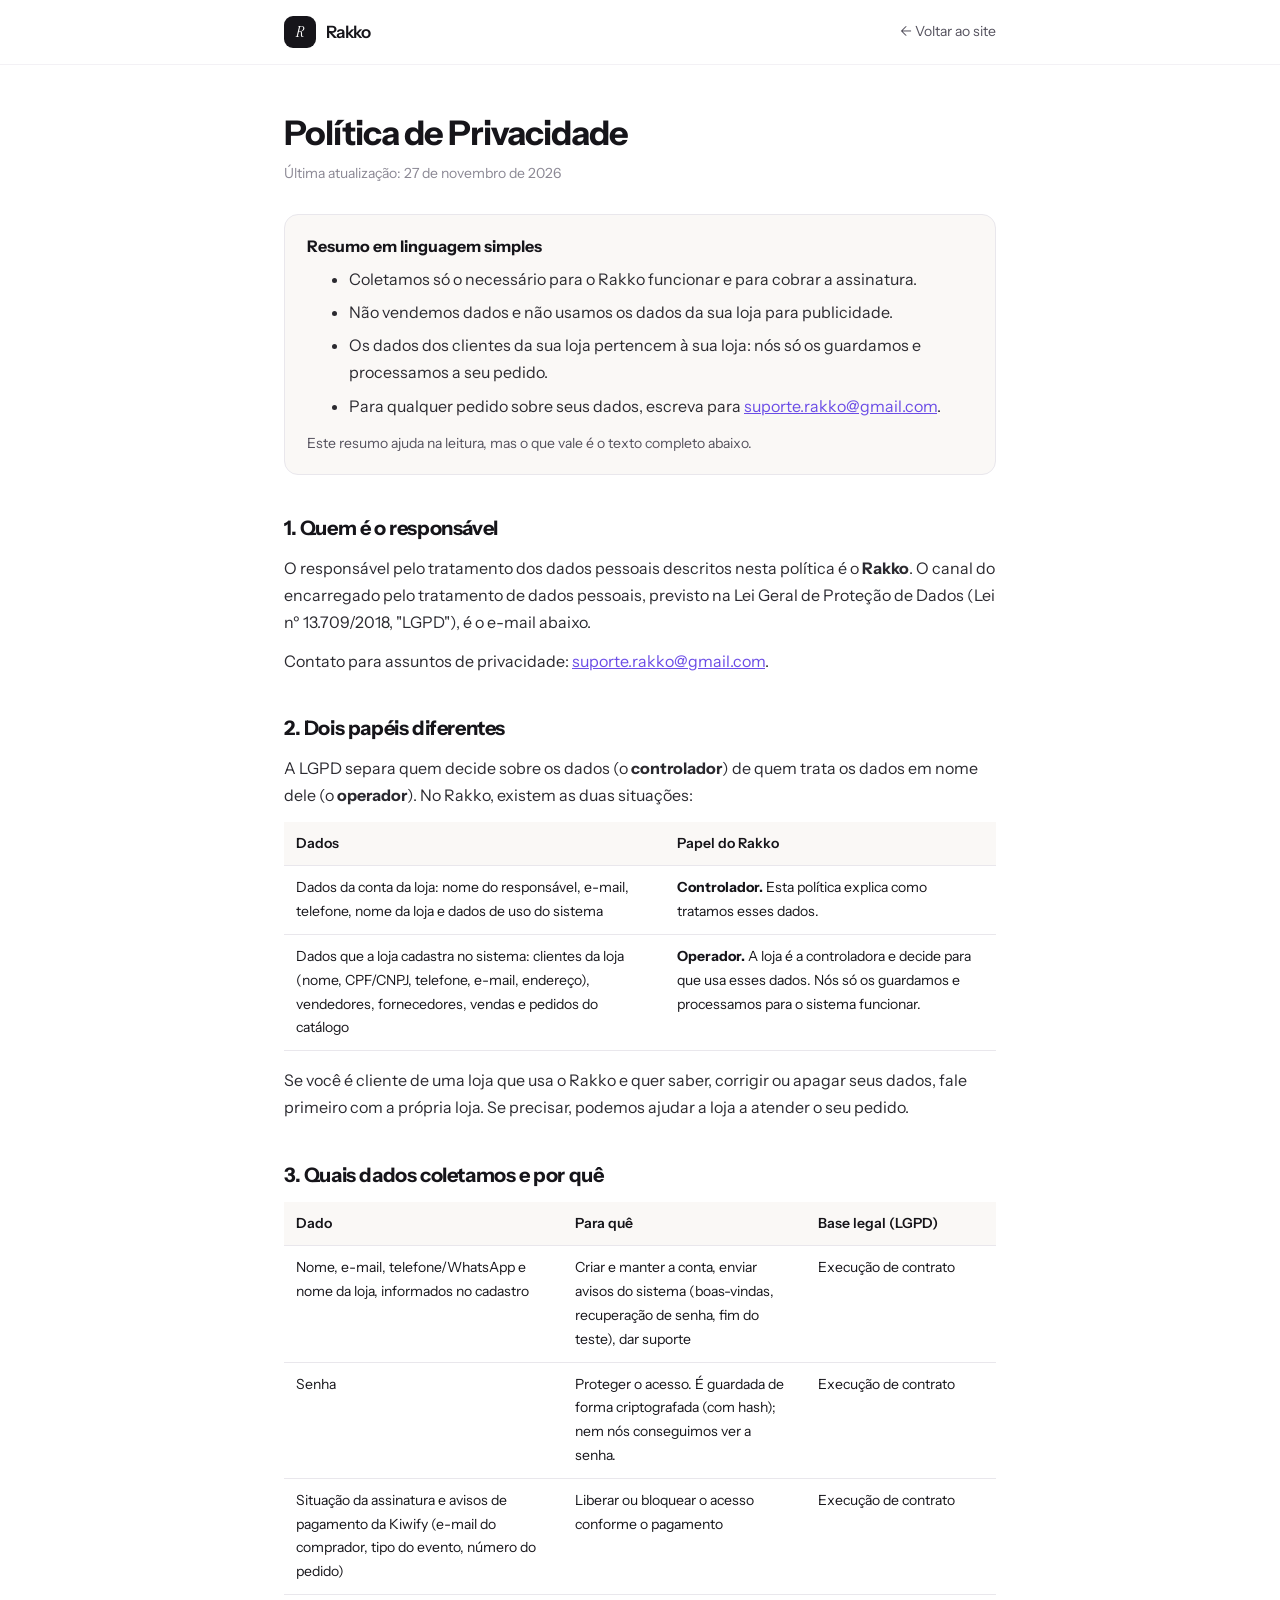
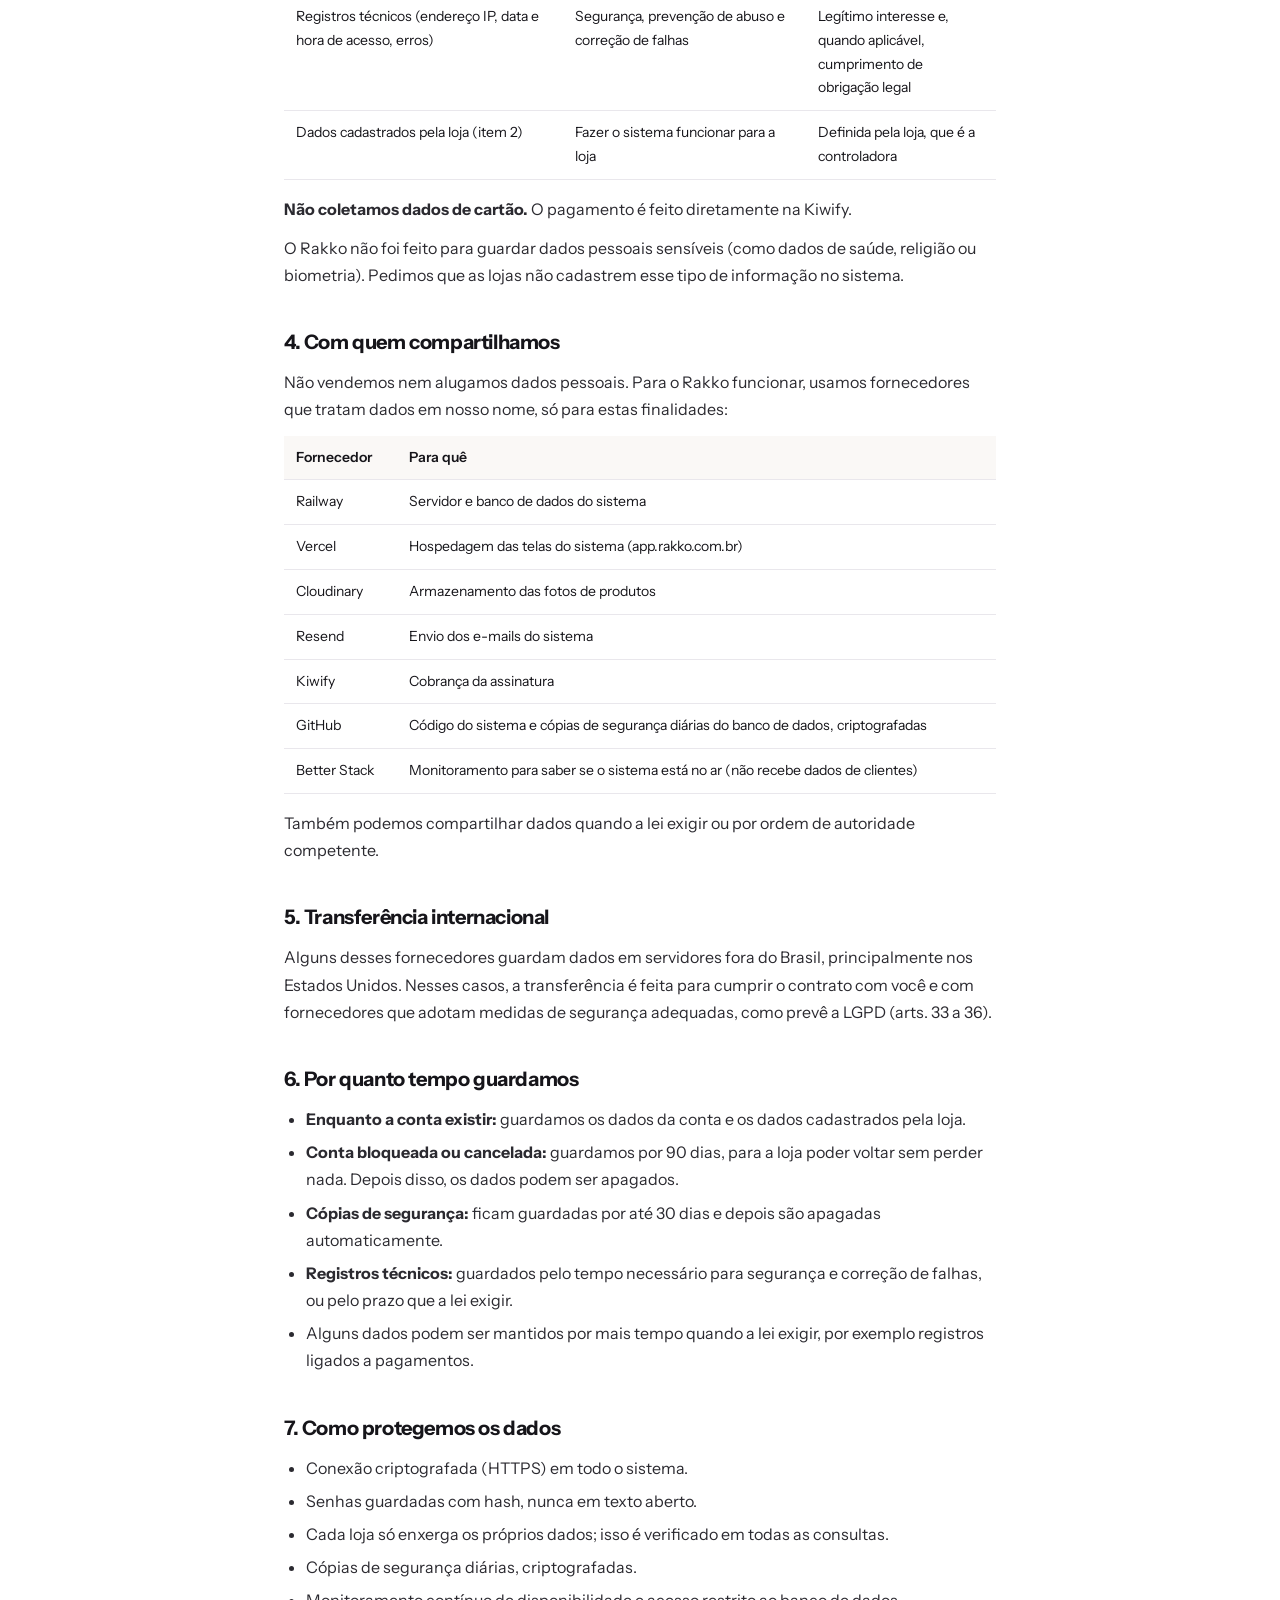
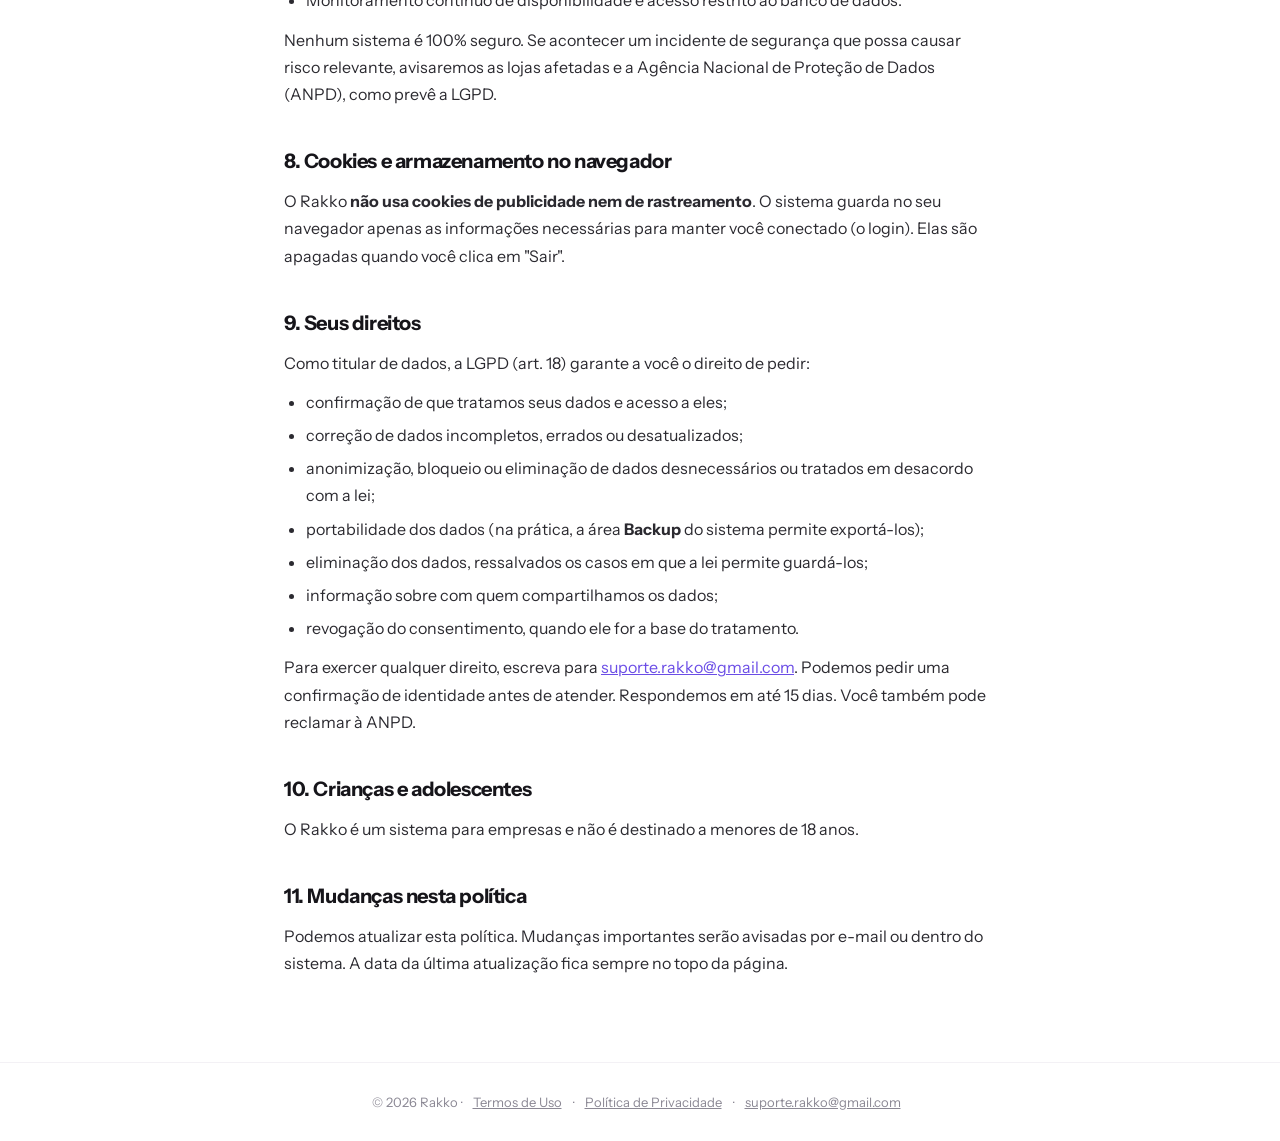
<file: privacidade.html>
<!DOCTYPE html>
<html lang="pt-BR">
<head>
<meta charset="UTF-8">
<meta name="viewport" content="width=device-width, initial-scale=1.0">
<title>Política de Privacidade — Rakko</title>
<meta name="description" content="Como o Rakko trata dados pessoais, conforme a LGPD.">
<link rel="icon" type="image/svg+xml" href="favicon.svg">
<link rel="preconnect" href="https://fonts.googleapis.com">
<link rel="preconnect" href="https://fonts.gstatic.com" crossorigin>
<link href="https://fonts.googleapis.com/css2?family=Instrument+Sans:wght@400;500;600;700&family=Instrument+Serif:ital@0;1&display=swap" rel="stylesheet">
<link rel="stylesheet" href="legal.css">
</head>
<body>
<nav class="nav"><div class="nav-inner">
  <a class="logo" href="/"><div class="logo-icon">R</div><span class="logo-name">Rakko</span></a>
  <a class="voltar" href="/">← Voltar ao site</a>
</div></nav>
<main class="wrap">
<h1>Política de Privacidade</h1>
<p class="atualizado">Última atualização: 27 de novembro de 2026</p>

<div class="resumo">
  <strong>Resumo em linguagem simples</strong>
  <ul>
    <li>Coletamos só o necessário para o Rakko funcionar e para cobrar a assinatura.</li>
    <li>Não vendemos dados e não usamos os dados da sua loja para publicidade.</li>
    <li>Os dados dos clientes da sua loja pertencem à sua loja: nós só os guardamos e processamos a seu pedido.</li>
    <li>Para qualquer pedido sobre seus dados, escreva para <a href="mailto:suporte.rakko@gmail.com">suporte.rakko@gmail.com</a>.</li>
  </ul>
  <p style="margin:8px 0 0;font-size:14px;color:#55525e">Este resumo ajuda na leitura, mas o que vale é o texto completo abaixo.</p>
</div>

<h2>1. Quem é o responsável</h2>
<p>O responsável pelo tratamento dos dados pessoais descritos nesta política é o <strong>Rakko</strong>. O canal do encarregado pelo tratamento de dados pessoais, previsto na Lei Geral de Proteção de Dados (Lei nº 13.709/2018, "LGPD"), é o e-mail abaixo.</p>
<p>Contato para assuntos de privacidade: <a href="mailto:suporte.rakko@gmail.com">suporte.rakko@gmail.com</a>.</p>

<h2>2. Dois papéis diferentes</h2>
<p>A LGPD separa quem decide sobre os dados (o <strong>controlador</strong>) de quem trata os dados em nome dele (o <strong>operador</strong>). No Rakko, existem as duas situações:</p>
<table>
  <tr><th>Dados</th><th>Papel do Rakko</th></tr>
  <tr><td>Dados da conta da loja: nome do responsável, e-mail, telefone, nome da loja e dados de uso do sistema</td><td><strong>Controlador.</strong> Esta política explica como tratamos esses dados.</td></tr>
  <tr><td>Dados que a loja cadastra no sistema: clientes da loja (nome, CPF/CNPJ, telefone, e-mail, endereço), vendedores, fornecedores, vendas e pedidos do catálogo</td><td><strong>Operador.</strong> A loja é a controladora e decide para que usa esses dados. Nós só os guardamos e processamos para o sistema funcionar.</td></tr>
</table>
<p>Se você é cliente de uma loja que usa o Rakko e quer saber, corrigir ou apagar seus dados, fale primeiro com a própria loja. Se precisar, podemos ajudar a loja a atender o seu pedido.</p>

<h2>3. Quais dados coletamos e por quê</h2>
<table>
  <tr><th>Dado</th><th>Para quê</th><th>Base legal (LGPD)</th></tr>
  <tr><td>Nome, e-mail, telefone/WhatsApp e nome da loja, informados no cadastro</td><td>Criar e manter a conta, enviar avisos do sistema (boas-vindas, recuperação de senha, fim do teste), dar suporte</td><td>Execução de contrato</td></tr>
  <tr><td>Senha</td><td>Proteger o acesso. É guardada de forma criptografada (com hash); nem nós conseguimos ver a senha.</td><td>Execução de contrato</td></tr>
  <tr><td>Situação da assinatura e avisos de pagamento da Kiwify (e-mail do comprador, tipo do evento, número do pedido)</td><td>Liberar ou bloquear o acesso conforme o pagamento</td><td>Execução de contrato</td></tr>
  <tr><td>Registros técnicos (endereço IP, data e hora de acesso, erros)</td><td>Segurança, prevenção de abuso e correção de falhas</td><td>Legítimo interesse e, quando aplicável, cumprimento de obrigação legal</td></tr>
  <tr><td>Dados cadastrados pela loja (item 2)</td><td>Fazer o sistema funcionar para a loja</td><td>Definida pela loja, que é a controladora</td></tr>
</table>
<p><strong>Não coletamos dados de cartão.</strong> O pagamento é feito diretamente na Kiwify.</p>
<p>O Rakko não foi feito para guardar dados pessoais sensíveis (como dados de saúde, religião ou biometria). Pedimos que as lojas não cadastrem esse tipo de informação no sistema.</p>

<h2>4. Com quem compartilhamos</h2>
<p>Não vendemos nem alugamos dados pessoais. Para o Rakko funcionar, usamos fornecedores que tratam dados em nosso nome, só para estas finalidades:</p>
<table>
  <tr><th>Fornecedor</th><th>Para quê</th></tr>
  <tr><td>Railway</td><td>Servidor e banco de dados do sistema</td></tr>
  <tr><td>Vercel</td><td>Hospedagem das telas do sistema (app.rakko.com.br)</td></tr>
  <tr><td>Cloudinary</td><td>Armazenamento das fotos de produtos</td></tr>
  <tr><td>Resend</td><td>Envio dos e-mails do sistema</td></tr>
  <tr><td>Kiwify</td><td>Cobrança da assinatura</td></tr>
  <tr><td>GitHub</td><td>Código do sistema e cópias de segurança diárias do banco de dados, criptografadas</td></tr>
  <tr><td>Better Stack</td><td>Monitoramento para saber se o sistema está no ar (não recebe dados de clientes)</td></tr>
</table>
<p>Também podemos compartilhar dados quando a lei exigir ou por ordem de autoridade competente.</p>

<h2>5. Transferência internacional</h2>
<p>Alguns desses fornecedores guardam dados em servidores fora do Brasil, principalmente nos Estados Unidos. Nesses casos, a transferência é feita para cumprir o contrato com você e com fornecedores que adotam medidas de segurança adequadas, como prevê a LGPD (arts. 33 a 36).</p>

<h2>6. Por quanto tempo guardamos</h2>
<ul>
  <li><strong>Enquanto a conta existir:</strong> guardamos os dados da conta e os dados cadastrados pela loja.</li>
  <li><strong>Conta bloqueada ou cancelada:</strong> guardamos por 90 dias, para a loja poder voltar sem perder nada. Depois disso, os dados podem ser apagados.</li>
  <li><strong>Cópias de segurança:</strong> ficam guardadas por até 30 dias e depois são apagadas automaticamente.</li>
  <li><strong>Registros técnicos:</strong> guardados pelo tempo necessário para segurança e correção de falhas, ou pelo prazo que a lei exigir.</li>
  <li>Alguns dados podem ser mantidos por mais tempo quando a lei exigir, por exemplo registros ligados a pagamentos.</li>
</ul>

<h2>7. Como protegemos os dados</h2>
<ul>
  <li>Conexão criptografada (HTTPS) em todo o sistema.</li>
  <li>Senhas guardadas com hash, nunca em texto aberto.</li>
  <li>Cada loja só enxerga os próprios dados; isso é verificado em todas as consultas.</li>
  <li>Cópias de segurança diárias, criptografadas.</li>
  <li>Monitoramento contínuo de disponibilidade e acesso restrito ao banco de dados.</li>
</ul>
<p>Nenhum sistema é 100% seguro. Se acontecer um incidente de segurança que possa causar risco relevante, avisaremos as lojas afetadas e a Agência Nacional de Proteção de Dados (ANPD), como prevê a LGPD.</p>

<h2>8. Cookies e armazenamento no navegador</h2>
<p>O Rakko <strong>não usa cookies de publicidade nem de rastreamento</strong>. O sistema guarda no seu navegador apenas as informações necessárias para manter você conectado (o login). Elas são apagadas quando você clica em "Sair".</p>

<h2>9. Seus direitos</h2>
<p>Como titular de dados, a LGPD (art. 18) garante a você o direito de pedir:</p>
<ul>
  <li>confirmação de que tratamos seus dados e acesso a eles;</li>
  <li>correção de dados incompletos, errados ou desatualizados;</li>
  <li>anonimização, bloqueio ou eliminação de dados desnecessários ou tratados em desacordo com a lei;</li>
  <li>portabilidade dos dados (na prática, a área <strong>Backup</strong> do sistema permite exportá-los);</li>
  <li>eliminação dos dados, ressalvados os casos em que a lei permite guardá-los;</li>
  <li>informação sobre com quem compartilhamos os dados;</li>
  <li>revogação do consentimento, quando ele for a base do tratamento.</li>
</ul>
<p>Para exercer qualquer direito, escreva para <a href="mailto:suporte.rakko@gmail.com">suporte.rakko@gmail.com</a>. Podemos pedir uma confirmação de identidade antes de atender. Respondemos em até 15 dias. Você também pode reclamar à ANPD.</p>

<h2>10. Crianças e adolescentes</h2>
<p>O Rakko é um sistema para empresas e não é destinado a menores de 18 anos.</p>

<h2>11. Mudanças nesta política</h2>
<p>Podemos atualizar esta política. Mudanças importantes serão avisadas por e-mail ou dentro do sistema. A data da última atualização fica sempre no topo da página.</p>
</main>
<footer class="rodape">
  © 2026 Rakko ·
  <a href="/termos">Termos de Uso</a> ·
  <a href="/privacidade">Política de Privacidade</a> ·
  <a href="mailto:suporte.rakko@gmail.com">suporte.rakko@gmail.com</a>
</footer>
</body>
</html>
</file>
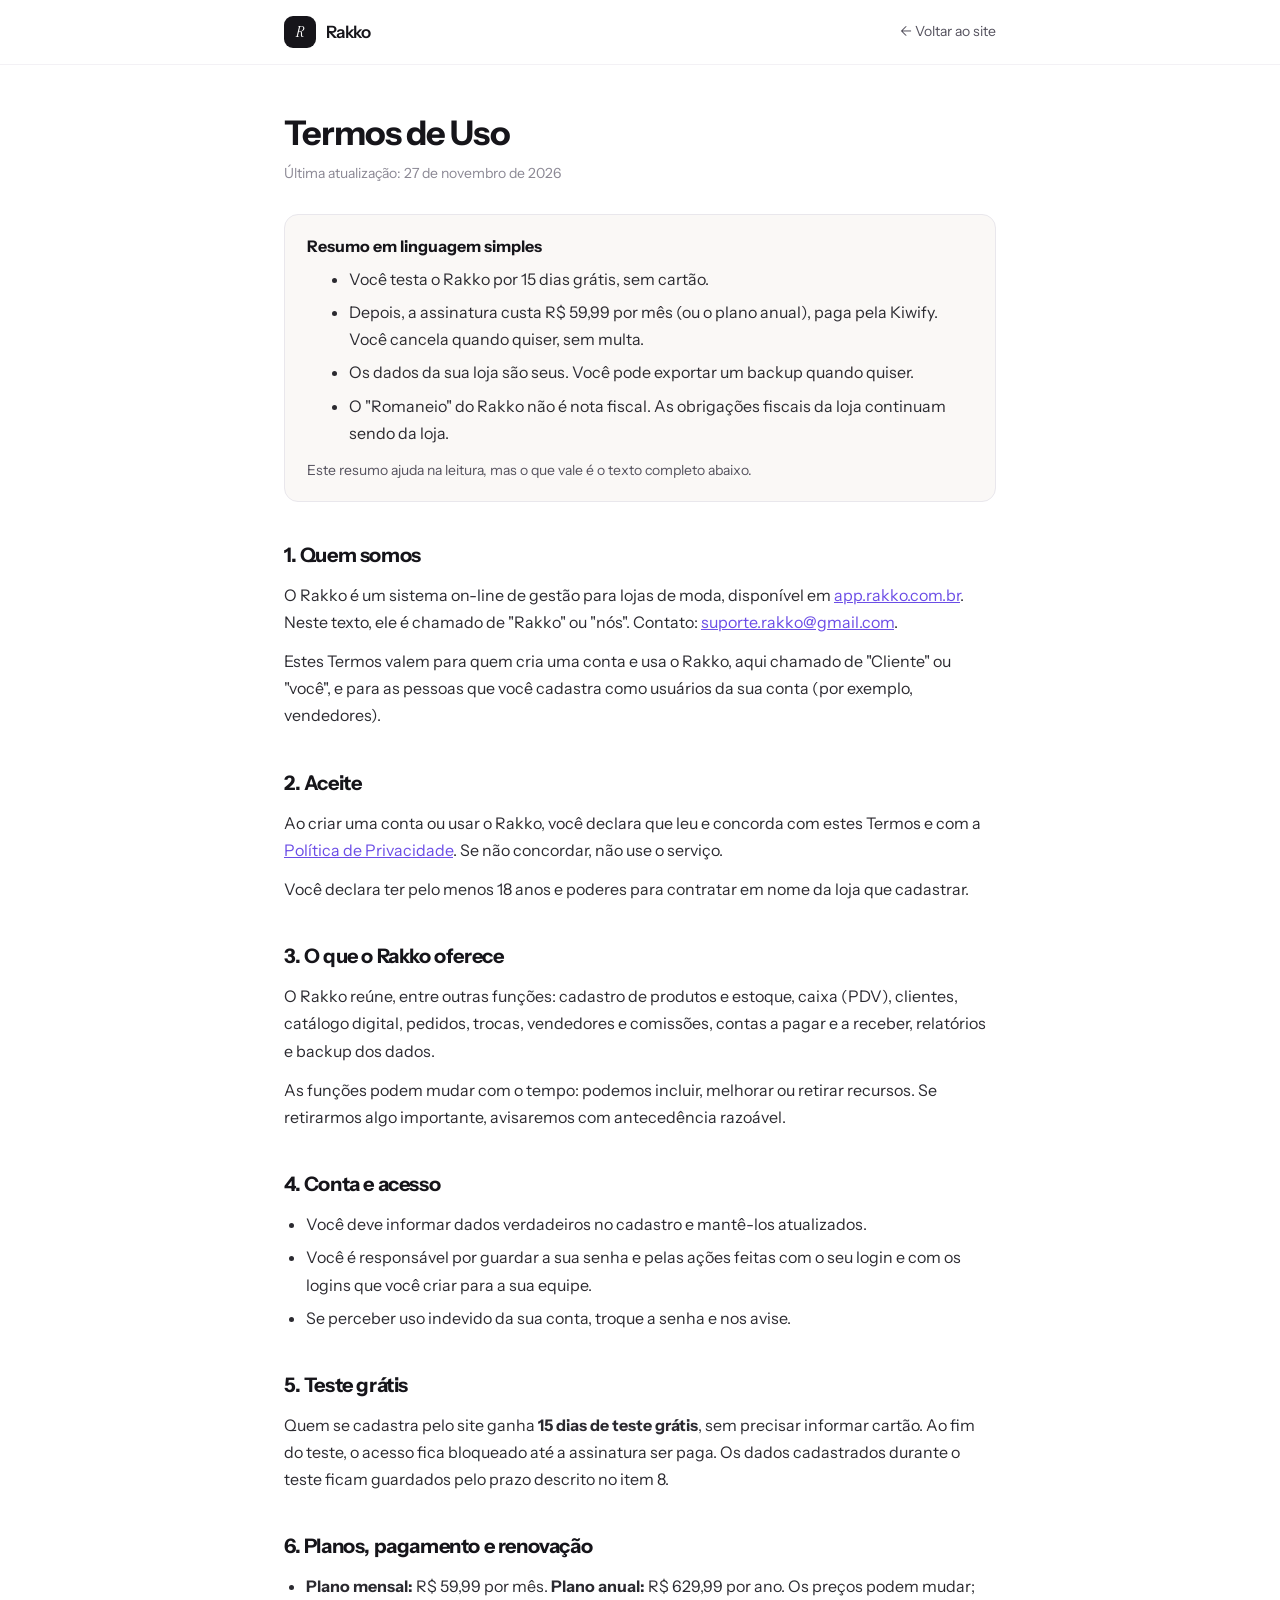
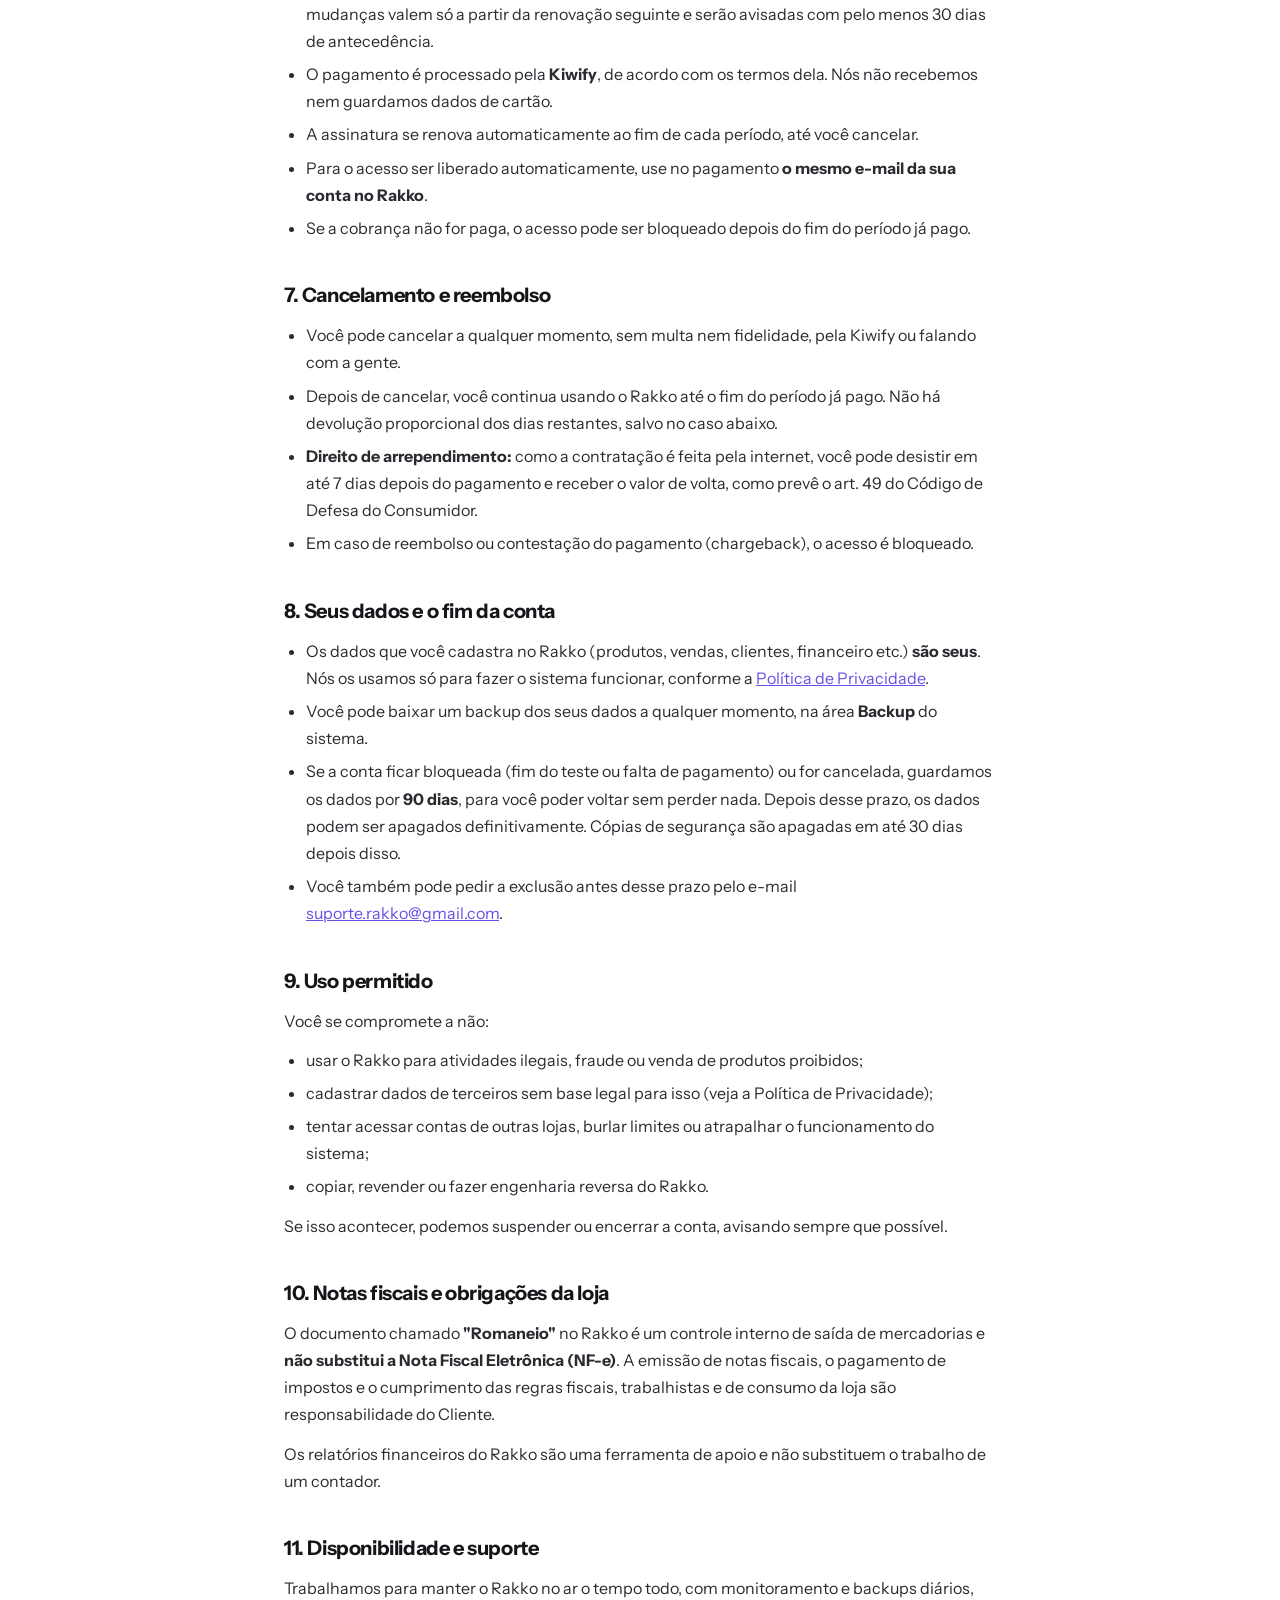
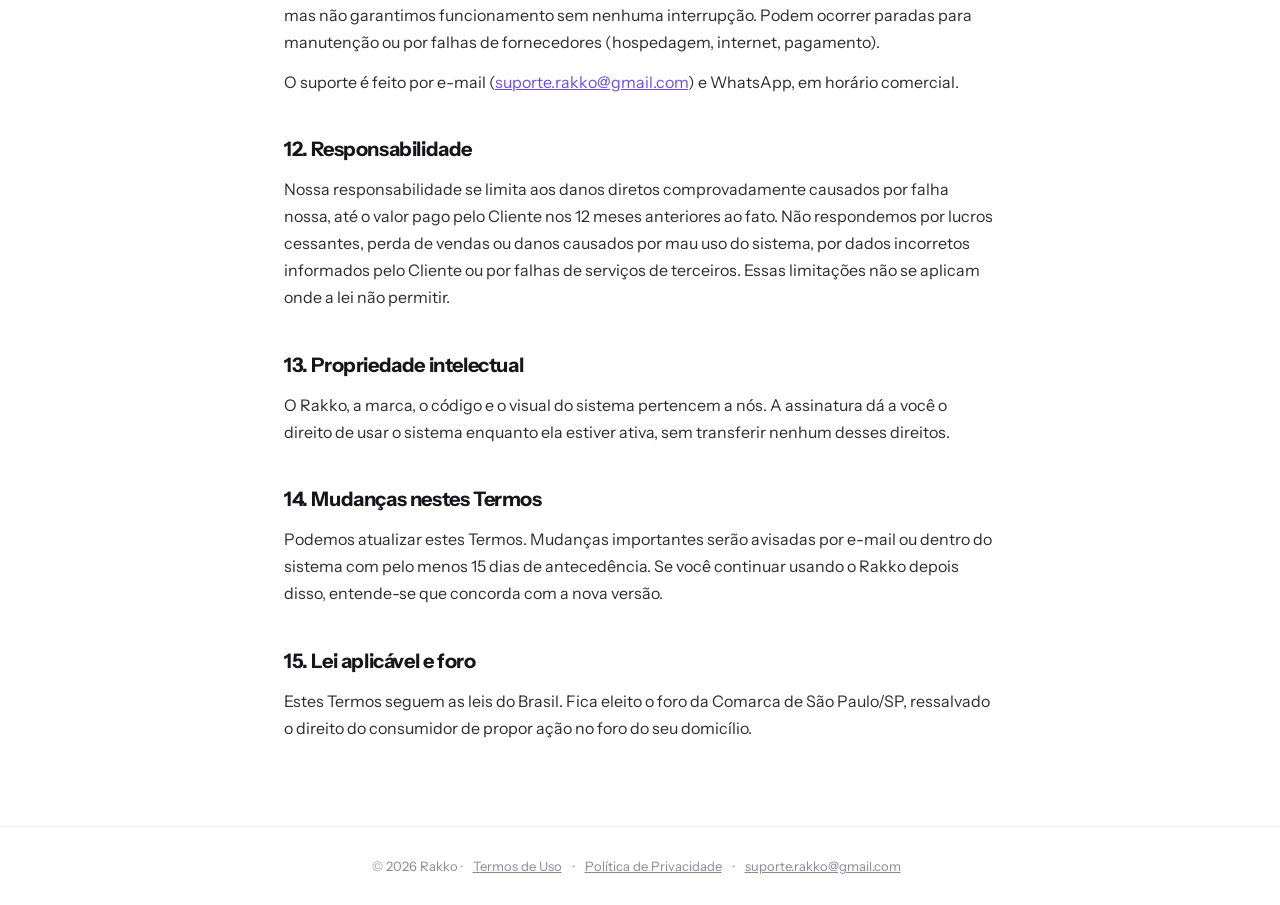
<file: termos.html>
<!DOCTYPE html>
<html lang="pt-BR">
<head>
<meta charset="UTF-8">
<meta name="viewport" content="width=device-width, initial-scale=1.0">
<title>Termos de Uso — Rakko</title>
<meta name="description" content="Termos de Uso do Rakko, sistema de gestão para lojas de moda.">
<link rel="icon" type="image/svg+xml" href="favicon.svg">
<link rel="preconnect" href="https://fonts.googleapis.com">
<link rel="preconnect" href="https://fonts.gstatic.com" crossorigin>
<link href="https://fonts.googleapis.com/css2?family=Instrument+Sans:wght@400;500;600;700&family=Instrument+Serif:ital@0;1&display=swap" rel="stylesheet">
<link rel="stylesheet" href="legal.css">
</head>
<body>
<nav class="nav"><div class="nav-inner">
  <a class="logo" href="/"><div class="logo-icon">R</div><span class="logo-name">Rakko</span></a>
  <a class="voltar" href="/">← Voltar ao site</a>
</div></nav>
<main class="wrap">
<h1>Termos de Uso</h1>
<p class="atualizado">Última atualização: 27 de novembro de 2026</p>

<div class="resumo">
  <strong>Resumo em linguagem simples</strong>
  <ul>
    <li>Você testa o Rakko por 15 dias grátis, sem cartão.</li>
    <li>Depois, a assinatura custa R$ 59,99 por mês (ou o plano anual), paga pela Kiwify. Você cancela quando quiser, sem multa.</li>
    <li>Os dados da sua loja são seus. Você pode exportar um backup quando quiser.</li>
    <li>O "Romaneio" do Rakko não é nota fiscal. As obrigações fiscais da loja continuam sendo da loja.</li>
  </ul>
  <p style="margin:8px 0 0;font-size:14px;color:#55525e">Este resumo ajuda na leitura, mas o que vale é o texto completo abaixo.</p>
</div>

<h2>1. Quem somos</h2>
<p>O Rakko é um sistema on-line de gestão para lojas de moda, disponível em <a href="https://app.rakko.com.br">app.rakko.com.br</a>. Neste texto, ele é chamado de "Rakko" ou "nós". Contato: <a href="mailto:suporte.rakko@gmail.com">suporte.rakko@gmail.com</a>.</p>
<p>Estes Termos valem para quem cria uma conta e usa o Rakko, aqui chamado de "Cliente" ou "você", e para as pessoas que você cadastra como usuários da sua conta (por exemplo, vendedores).</p>

<h2>2. Aceite</h2>
<p>Ao criar uma conta ou usar o Rakko, você declara que leu e concorda com estes Termos e com a <a href="/privacidade">Política de Privacidade</a>. Se não concordar, não use o serviço.</p>
<p>Você declara ter pelo menos 18 anos e poderes para contratar em nome da loja que cadastrar.</p>

<h2>3. O que o Rakko oferece</h2>
<p>O Rakko reúne, entre outras funções: cadastro de produtos e estoque, caixa (PDV), clientes, catálogo digital, pedidos, trocas, vendedores e comissões, contas a pagar e a receber, relatórios e backup dos dados.</p>
<p>As funções podem mudar com o tempo: podemos incluir, melhorar ou retirar recursos. Se retirarmos algo importante, avisaremos com antecedência razoável.</p>

<h2>4. Conta e acesso</h2>
<ul>
  <li>Você deve informar dados verdadeiros no cadastro e mantê-los atualizados.</li>
  <li>Você é responsável por guardar a sua senha e pelas ações feitas com o seu login e com os logins que você criar para a sua equipe.</li>
  <li>Se perceber uso indevido da sua conta, troque a senha e nos avise.</li>
</ul>

<h2>5. Teste grátis</h2>
<p>Quem se cadastra pelo site ganha <strong>15 dias de teste grátis</strong>, sem precisar informar cartão. Ao fim do teste, o acesso fica bloqueado até a assinatura ser paga. Os dados cadastrados durante o teste ficam guardados pelo prazo descrito no item 8.</p>

<h2>6. Planos, pagamento e renovação</h2>
<ul>
  <li><strong>Plano mensal:</strong> R$ 59,99 por mês. <strong>Plano anual:</strong> R$ 629,99 por ano. Os preços podem mudar; mudanças valem só a partir da renovação seguinte e serão avisadas com pelo menos 30 dias de antecedência.</li>
  <li>O pagamento é processado pela <strong>Kiwify</strong>, de acordo com os termos dela. Nós não recebemos nem guardamos dados de cartão.</li>
  <li>A assinatura se renova automaticamente ao fim de cada período, até você cancelar.</li>
  <li>Para o acesso ser liberado automaticamente, use no pagamento <strong>o mesmo e-mail da sua conta no Rakko</strong>.</li>
  <li>Se a cobrança não for paga, o acesso pode ser bloqueado depois do fim do período já pago.</li>
</ul>

<h2>7. Cancelamento e reembolso</h2>
<ul>
  <li>Você pode cancelar a qualquer momento, sem multa nem fidelidade, pela Kiwify ou falando com a gente.</li>
  <li>Depois de cancelar, você continua usando o Rakko até o fim do período já pago. Não há devolução proporcional dos dias restantes, salvo no caso abaixo.</li>
  <li><strong>Direito de arrependimento:</strong> como a contratação é feita pela internet, você pode desistir em até 7 dias depois do pagamento e receber o valor de volta, como prevê o art. 49 do Código de Defesa do Consumidor.</li>
  <li>Em caso de reembolso ou contestação do pagamento (chargeback), o acesso é bloqueado.</li>
</ul>

<h2>8. Seus dados e o fim da conta</h2>
<ul>
  <li>Os dados que você cadastra no Rakko (produtos, vendas, clientes, financeiro etc.) <strong>são seus</strong>. Nós os usamos só para fazer o sistema funcionar, conforme a <a href="/privacidade">Política de Privacidade</a>.</li>
  <li>Você pode baixar um backup dos seus dados a qualquer momento, na área <strong>Backup</strong> do sistema.</li>
  <li>Se a conta ficar bloqueada (fim do teste ou falta de pagamento) ou for cancelada, guardamos os dados por <strong>90 dias</strong>, para você poder voltar sem perder nada. Depois desse prazo, os dados podem ser apagados definitivamente. Cópias de segurança são apagadas em até 30 dias depois disso.</li>
  <li>Você também pode pedir a exclusão antes desse prazo pelo e-mail <a href="mailto:suporte.rakko@gmail.com">suporte.rakko@gmail.com</a>.</li>
</ul>

<h2>9. Uso permitido</h2>
<p>Você se compromete a não:</p>
<ul>
  <li>usar o Rakko para atividades ilegais, fraude ou venda de produtos proibidos;</li>
  <li>cadastrar dados de terceiros sem base legal para isso (veja a Política de Privacidade);</li>
  <li>tentar acessar contas de outras lojas, burlar limites ou atrapalhar o funcionamento do sistema;</li>
  <li>copiar, revender ou fazer engenharia reversa do Rakko.</li>
</ul>
<p>Se isso acontecer, podemos suspender ou encerrar a conta, avisando sempre que possível.</p>

<h2>10. Notas fiscais e obrigações da loja</h2>
<p>O documento chamado <strong>"Romaneio"</strong> no Rakko é um controle interno de saída de mercadorias e <strong>não substitui a Nota Fiscal Eletrônica (NF-e)</strong>. A emissão de notas fiscais, o pagamento de impostos e o cumprimento das regras fiscais, trabalhistas e de consumo da loja são responsabilidade do Cliente.</p>
<p>Os relatórios financeiros do Rakko são uma ferramenta de apoio e não substituem o trabalho de um contador.</p>

<h2>11. Disponibilidade e suporte</h2>
<p>Trabalhamos para manter o Rakko no ar o tempo todo, com monitoramento e backups diários, mas não garantimos funcionamento sem nenhuma interrupção. Podem ocorrer paradas para manutenção ou por falhas de fornecedores (hospedagem, internet, pagamento).</p>
<p>O suporte é feito por e-mail (<a href="mailto:suporte.rakko@gmail.com">suporte.rakko@gmail.com</a>) e WhatsApp, em horário comercial.</p>

<h2>12. Responsabilidade</h2>
<p>Nossa responsabilidade se limita aos danos diretos comprovadamente causados por falha nossa, até o valor pago pelo Cliente nos 12 meses anteriores ao fato. Não respondemos por lucros cessantes, perda de vendas ou danos causados por mau uso do sistema, por dados incorretos informados pelo Cliente ou por falhas de serviços de terceiros. Essas limitações não se aplicam onde a lei não permitir.</p>

<h2>13. Propriedade intelectual</h2>
<p>O Rakko, a marca, o código e o visual do sistema pertencem a nós. A assinatura dá a você o direito de usar o sistema enquanto ela estiver ativa, sem transferir nenhum desses direitos.</p>

<h2>14. Mudanças nestes Termos</h2>
<p>Podemos atualizar estes Termos. Mudanças importantes serão avisadas por e-mail ou dentro do sistema com pelo menos 15 dias de antecedência. Se você continuar usando o Rakko depois disso, entende-se que concorda com a nova versão.</p>

<h2>15. Lei aplicável e foro</h2>
<p>Estes Termos seguem as leis do Brasil. Fica eleito o foro da Comarca de São Paulo/SP, ressalvado o direito do consumidor de propor ação no foro do seu domicílio.</p>
</main>
<footer class="rodape">
  © 2026 Rakko ·
  <a href="/termos">Termos de Uso</a> ·
  <a href="/privacidade">Política de Privacidade</a> ·
  <a href="mailto:suporte.rakko@gmail.com">suporte.rakko@gmail.com</a>
</footer>
</body>
</html>
</file>
<file: legal.css>
*, *::before, *::after { box-sizing: border-box; margin: 0; padding: 0; }
:root { --ink:#16151a; --ink-soft:#55525e; --ink-mute:#8b8894; --line:#e9e7ec; --line-soft:#f3f1f5; --accent:#6b4de6; }
html { -webkit-font-smoothing: antialiased; }
body { font-family:'Instrument Sans',-apple-system,BlinkMacSystemFont,sans-serif; color:var(--ink); background:#fff; line-height:1.7; font-size:16px; }
a { color: var(--accent); }
.nav { border-bottom:1px solid var(--line-soft); }
.nav-inner, .wrap { max-width: 760px; margin: 0 auto; padding: 0 24px; }
.nav-inner { display:flex; align-items:center; justify-content:space-between; height:64px; }
.logo { display:flex; align-items:center; gap:10px; color:var(--ink); text-decoration:none; }
.logo-icon { width:32px; height:32px; background:var(--ink); border-radius:9px; display:flex; align-items:center; justify-content:center; color:#fff; font-family:'Instrument Serif',Georgia,serif; font-style:italic; font-size:16px; }
.logo-name { font-weight:600; font-size:17px; letter-spacing:-0.03em; }
.nav a.voltar { font-size:14px; color:var(--ink-soft); text-decoration:none; }
.wrap { padding-top: 48px; padding-bottom: 72px; }
h1 { font-size: 34px; line-height:1.2; letter-spacing:-0.03em; margin-bottom: 8px; }
.atualizado { color: var(--ink-mute); font-size: 14px; margin-bottom: 28px; }
.resumo { background:#faf8f6; border:1px solid var(--line); border-radius:14px; padding:18px 22px; margin-bottom: 36px; }
.resumo strong { display:block; margin-bottom:6px; }
.resumo ul { padding-left: 20px; }
h2 { font-size: 20px; letter-spacing:-0.02em; margin: 36px 0 10px; }
h3 { font-size: 16px; margin: 20px 0 6px; }
p { margin-bottom: 12px; color: #2b2a30; }
ul, ol { margin: 0 0 12px 22px; color:#2b2a30; }
li { margin-bottom: 6px; }
table { width:100%; border-collapse: collapse; margin: 8px 0 16px; font-size: 14px; }
th, td { text-align:left; padding: 10px 12px; border-bottom: 1px solid var(--line); vertical-align: top; }
th { background:#faf8f6; font-weight:600; }
.rodape { border-top:1px solid var(--line-soft); padding: 28px 0; font-size:13px; color: var(--ink-mute); text-align:center; }
.rodape a { color: var(--ink-mute); margin: 0 8px; }
@media (max-width: 620px) { h1 { font-size: 28px; } table { font-size: 13px; } }
</file>
